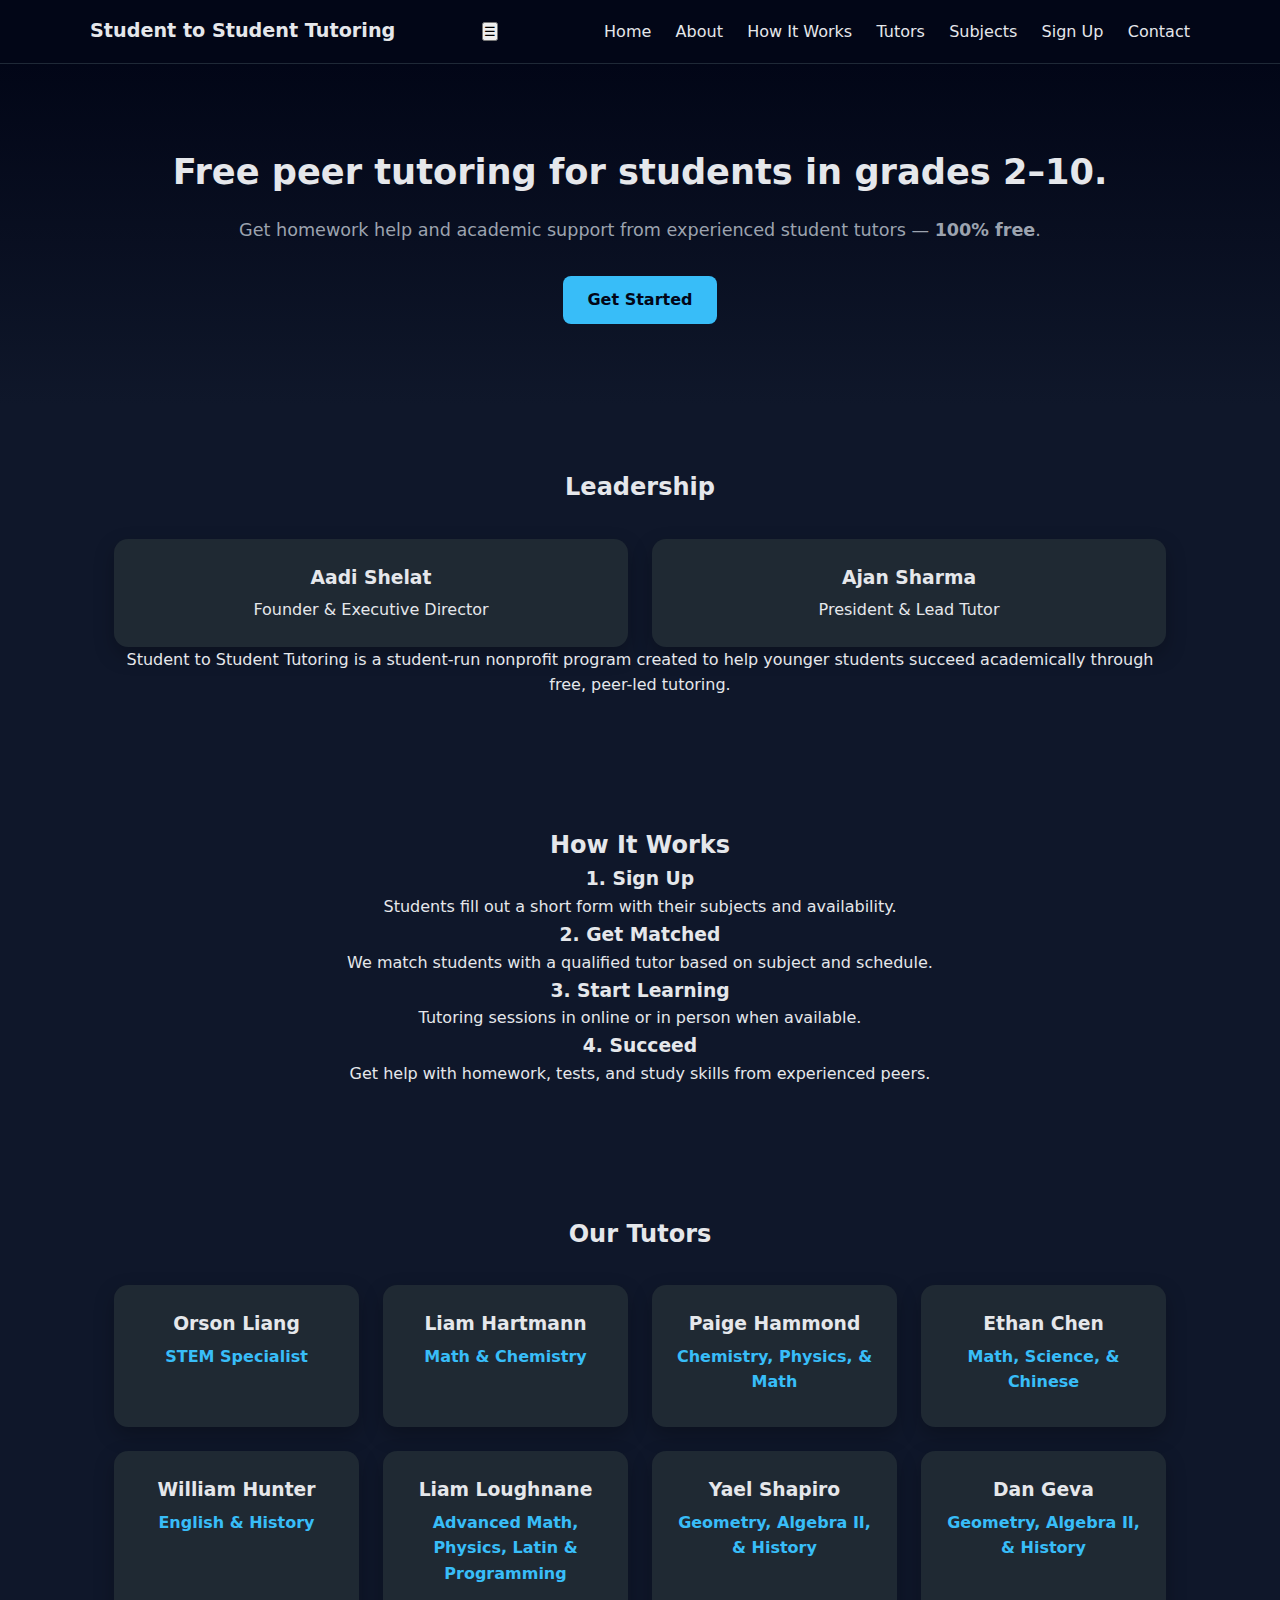
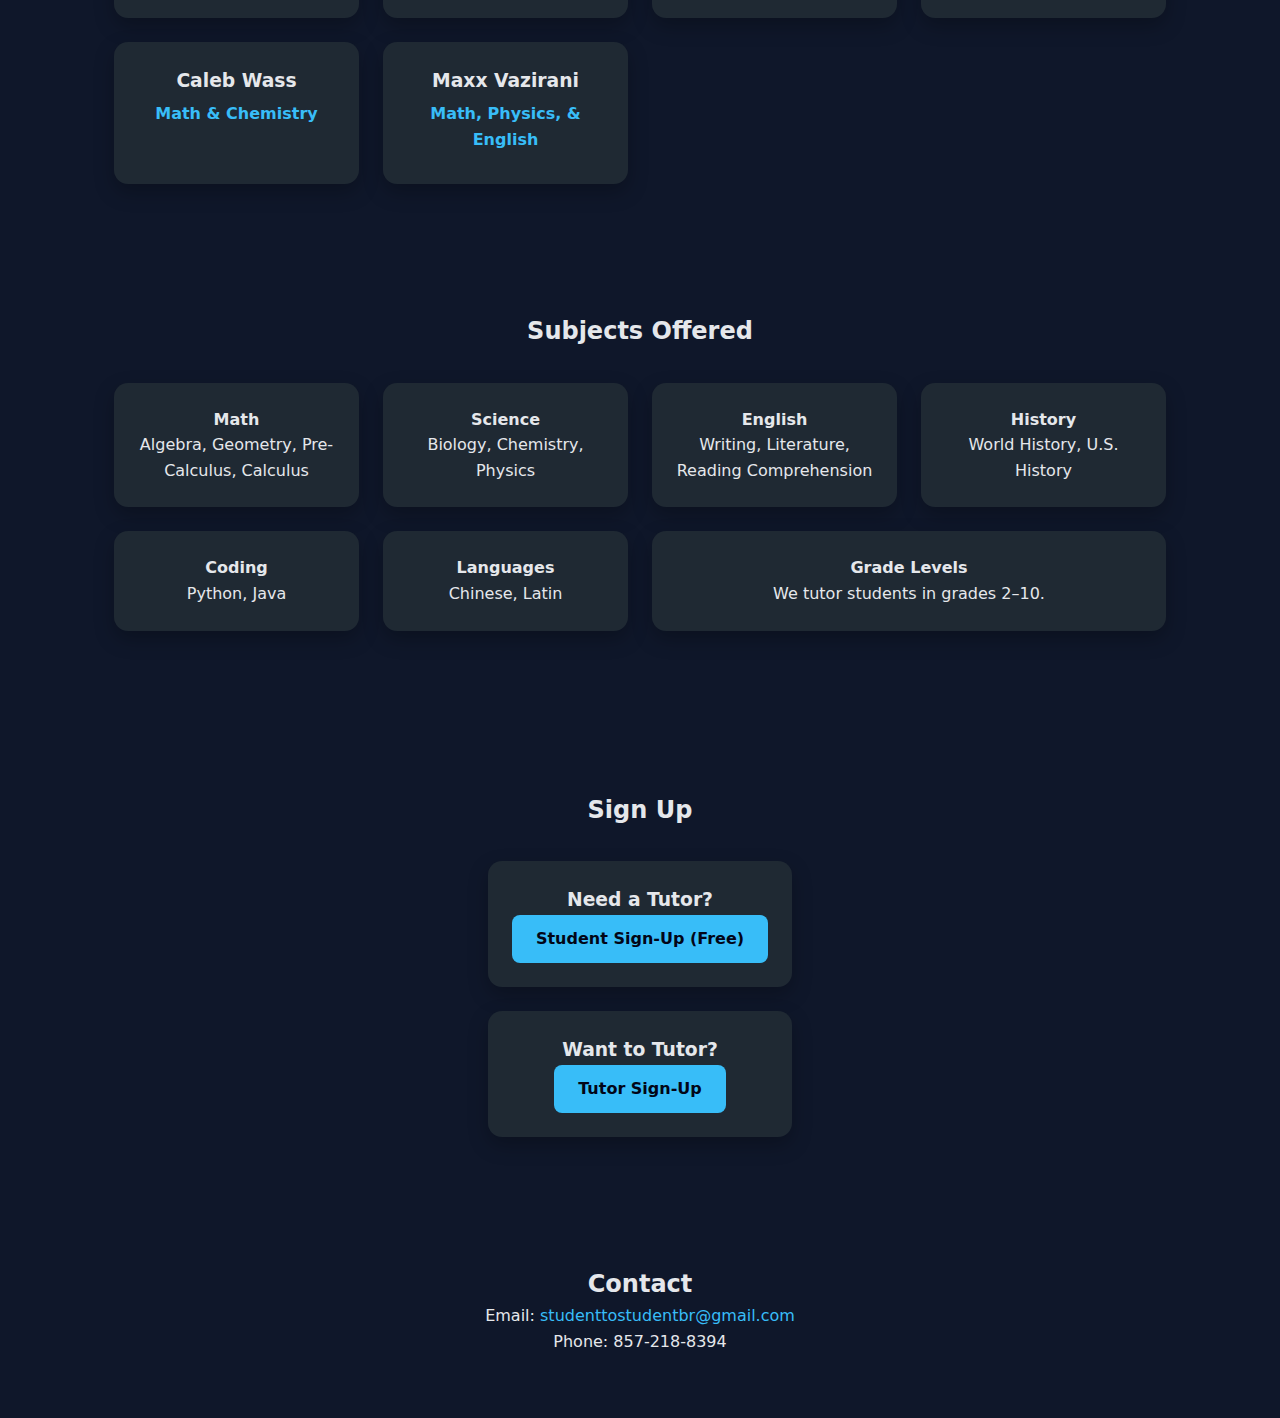
<file: index.html>
<!doctype html>
<html lang="en">
<head>
  <meta charset="utf-8" />
  <meta name="viewport" content="width=device-width, initial-scale=1" />
  <title>Student to Student Tutoring</title>
  <link rel="stylesheet" href="styles.css" />
  <script defer src="script.js"></script>
</head>

<body>
  <!-- HEADER -->
  <header class="site-header">
    <div class="container header-inner">
      <div class="logo">Student to Student Tutoring</div>
      <button class="nav-toggle" aria-label="Open navigation">☰</button>
      <nav class="nav">
        <a href="#home">Home</a>
        <a href="#about">About</a>
        <a href="#how-it-works">How It Works</a>
        <a href="#tutors">Tutors</a>
        <a href="#subjects">Subjects</a>
        <a href="#signup" class="signup-link">Sign Up</a>
        <a href="#contact">Contact</a>
      </nav>
    </div>
  </header>

  <main>
    <!-- HERO -->
    <section id="home" class="hero">
      <div class="container hero-inner">
        <h1>Free peer tutoring for students in grades 2–10.</h1>
        <p class="lead">
          Get homework help and academic support from experienced student tutors —
          <strong>100% free</strong>.
        </p>
        <a class="btn" href="#signup">Get Started</a>
      </div>
    </section>

    <!-- FOUNDERS -->
    <section id="about" class="section founders">
      <div class="container">
        <h2>Leadership</h2>

        <div class="founders-grid">
          <div class="founder-card">
            <h3>Aadi Shelat</h3>
            <p>Founder & Executive Director</p>
          </div>

          <div class="founder-card">
            <h3>Ajan Sharma</h3>
            <p>President & Lead Tutor</p>
          </div>
        </div>

        <p class="founder-intro">
          Student to Student Tutoring is a student-run nonprofit program created to
          help younger students succeed academically through free, peer-led tutoring.
        </p>
      </div>
    </section>

    <!-- HOW IT WORKS -->
    <section id="how-it-works" class="section how-it-works">
      <div class="container">
        <h2>How It Works</h2>

        <div class="how-it-works-grid">
          <div class="how-step">
            <h3>1. Sign Up</h3>
            <p>
              Students fill out a short form with their subjects and availability.
            </p>
          </div>

          <div class="how-step">
            <h3>2. Get Matched</h3>
            <p>
              We match students with a qualified tutor based on subject and schedule.
            </p>
          </div>

          <div class="how-step">
            <h3>3. Start Learning</h3>
            <p>
              Tutoring sessions in online or in person when available.
            </p>
          </div>

          <div class="how-step">
            <h3>4. Succeed</h3>
            <p>
              Get help with homework, tests, and study skills from experienced peers.
            </p>
          </div>
        </div>
      </div>
    </section>

    <!-- TUTORS -->
    <section id="tutors" class="section tutors">
      <div class="container">
        <h2>Our Tutors</h2>

        <div class="tutors-grid">
          <article class="tutor-card">
            <h3>Orson Liang</h3>
            <p class="role">STEM Specialist</p>
          </article>

          <article class="tutor-card">
            <h3>Liam Hartmann</h3>
            <p class="role">Math & Chemistry</p>
          </article>

          <article class="tutor-card">
            <h3>Paige Hammond</h3>
            <p class="role">Chemistry, Physics, & Math</p>
          </article>

          <article class="tutor-card">
            <h3>Ethan Chen</h3>
            <p class="role">Math, Science, & Chinese</p>
          </article>

          <article class="tutor-card">
            <h3>William Hunter</h3>
            <p class="role">English & History</p>
          </article>

          <article class="tutor-card">
            <h3>Liam Loughnane</h3>
            <p class="role">Advanced Math, Physics, Latin & Programming</p>
          </article>

          <article class="tutor-card">
            <h3>Yael Shapiro</h3>
            <p class="role">Geometry, Algebra II, & History</p>
          </article>

          <article class="tutor-card">
            <h3>Dan Geva</h3>
            <p class="role">Geometry, Algebra II, & History</p>
          </article>

          <article class="tutor-card">
            <h3>Caleb Wass</h3>
            <p class="role">Math & Chemistry</p>
          </article>

          <article class="tutor-card">
            <h3>Maxx Vazirani</h3>
            <p class="role">Math, Physics, & English</p>
          </article>
        </div>
      </div>
    </section>

    <!-- SUBJECTS -->
    <section id="subjects" class="section subjects">
      <div class="container">
        <h2>Subjects Offered</h2>

        <div class="subjects-grid">
          <div class="subject-card">
            <h4>Math</h4>
            <p>Algebra, Geometry, Pre-Calculus, Calculus</p>
          </div>

          <div class="subject-card">
            <h4>Science</h4>
            <p>Biology, Chemistry, Physics</p>
          </div>

          <div class="subject-card">
            <h4>English</h4>
            <p>Writing, Literature, Reading Comprehension</p>
          </div>

          <div class="subject-card">
            <h4>History</h4>
            <p>World History, U.S. History</p>
          </div>

          <div class="subject-card">
            <h4>Coding</h4>
            <p>Python, Java</p>
          </div>

          <div class="subject-card">
            <h4>Languages</h4>
            <p>Chinese, Latin</p>
          </div>

          <div class="subject-card wide">
            <h4>Grade Levels</h4>
            <p>We tutor students in grades 2–10.</p>
          </div>
        </div>
      </div>
    </section>

    <!-- SIGN UP -->
    <section id="signup" class="section signup-links">
      <div class="container">
        <h2>Sign Up</h2>

        <div class="signup-links">
          <div class="signup-card">
            <h3>Need a Tutor?</h3>
            <a class="btn" href="https://docs.google.com/forms/d/e/1FAIpQLSfIbGK-cFpmL8tbk7_HzeT0z-sRKs0uzM3I8wgg_nxPsewC2Q/viewform">
              Student Sign-Up (Free)
            </a>
          </div>

          <div class="signup-card">
            <h3>Want to Tutor?</h3>
            <a class="btn" href="https://docs.google.com/forms/d/e/1FAIpQLSfYc05n-NvpuJ9tSuyjHm67mhTQ3Ak8rltndpJlCDH_mUAN1Q/viewform">
              Tutor Sign-Up
            </a>
          </div>
        </div>
      </div>
    </section>

    <!-- CONTACT -->
    <section id="contact" class="section contact">
      <div class="container">
        <h2>Contact</h2>
        <p>Email: <a href="mailto:studenttostudentbr@gmail.com">studenttostudentbr@gmail.com</a></p>
        <p>Phone: 857-218-8394</p>
      </div>
    </section>
  </main>
</body>
</html>
</file>
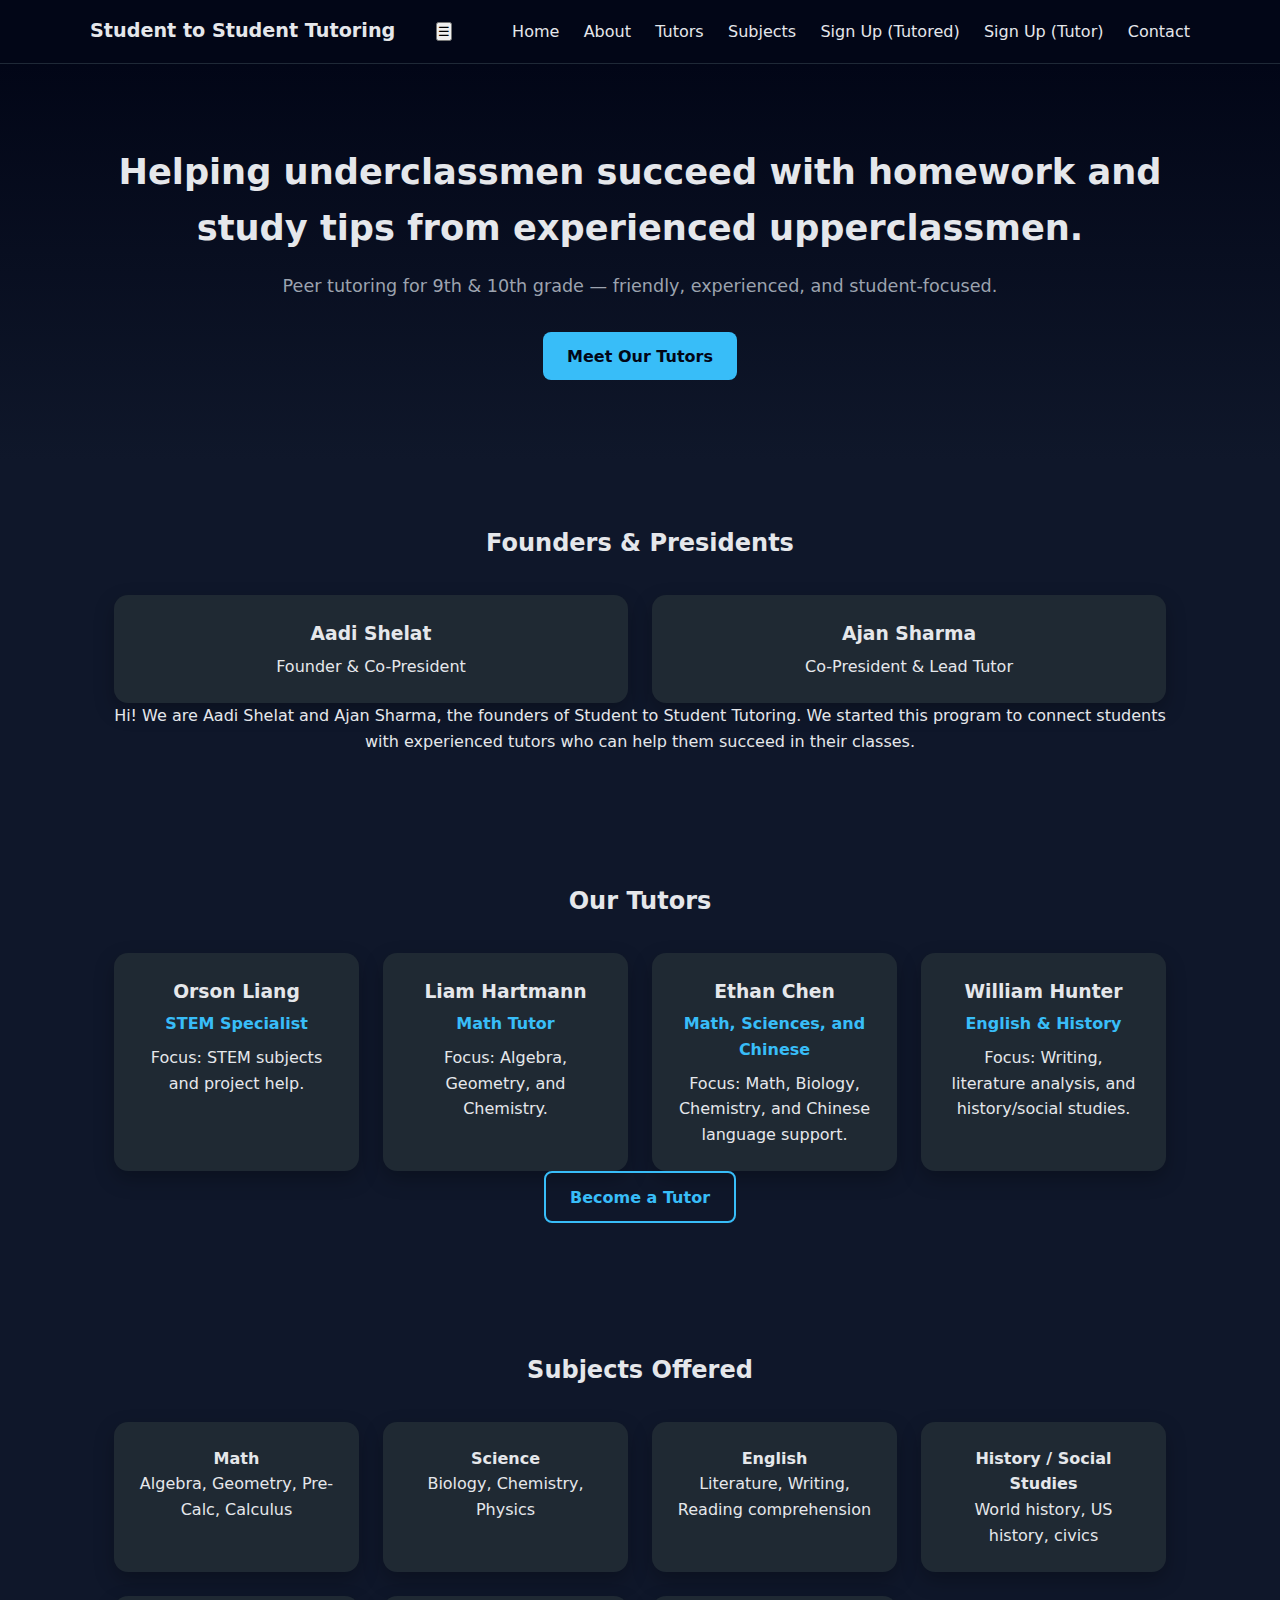
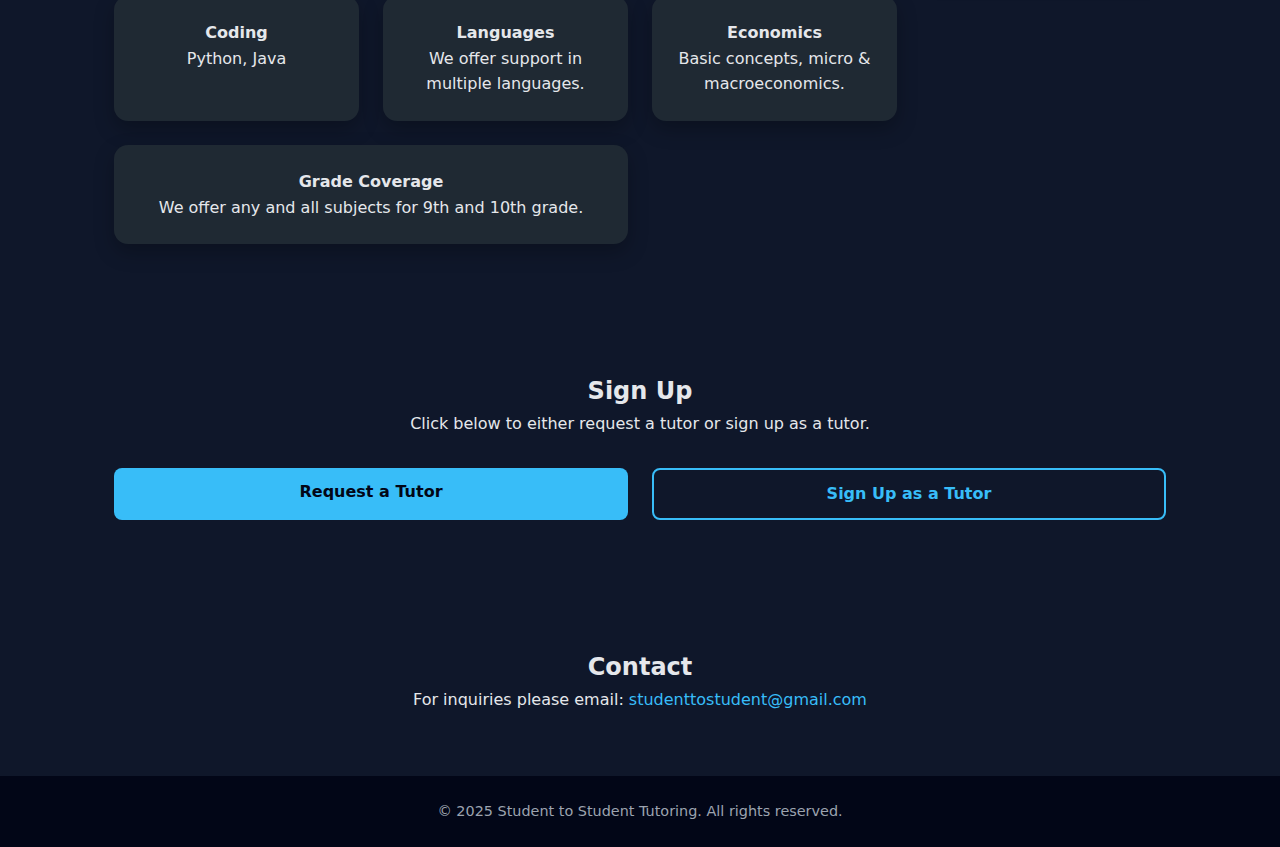
<file: signup.html>
<!doctype html>
<html lang="en">
<head>
  <meta charset="utf-8" />
  <meta name="viewport" content="width=device-width, initial-scale=1" />
  <title>Student to Student Tutoring</title>
  <link rel="stylesheet" href="styles.css" />
  <script defer src="script.js"></script>
</head>
<body>
  <header class="site-header">
    <div class="container header-inner">
      <div class="logo">Student to Student Tutoring</div>
      <button class="nav-toggle" aria-label="Open navigation">☰</button>
      <nav class="nav">
        <a href="#home">Home</a>
        <a href="#about">About</a>
        <a href="#tutors">Tutors</a>
        <a href="#subjects">Subjects</a>
        <a href="https://docs.google.com/forms/d/e/1FAIpQLSfIbGK-cFpmL8tbk7_HzeT0z-sRKs0uzM3I8wgg_nxPsewC2Q/viewform?usp=header" target="_blank" class="signup-link">Sign Up (Tutored)</a>
        <a href="https://docs.google.com/forms/d/e/1FAIpQLSfYc05n-NvpuJ9tSuyjHm67mhTQ3Ak8rltndpJlCDH_mUAN1Q/viewform?usp=publish-editor" target="_blank" class="signup-link">Sign Up (Tutor)</a>
        <a href="#contact">Contact</a>
      </nav>
    </div>
  </header>

  <main>
    <!-- HERO -->
    <section id="home" class="hero">
      <div class="container hero-inner">
        <h1>Helping underclassmen succeed with homework and study tips from experienced upperclassmen.</h1>
        <p class="lead">Peer tutoring for 9th & 10th grade — friendly, experienced, and student-focused.</p>
        <a class="btn" href="#tutors">Meet Our Tutors</a>
      </div>
    </section>

    <!-- FOUNDERS -->
    <section id="about" class="section founders">
      <div class="container">
        <h2>Founders & Presidents</h2>
        <div class="founders-grid">
          <div class="founder-card">
            <!-- add image later: <img src="images/aadi.jpg" alt="Aadi Shelat"> -->
            <h3>Aadi Shelat</h3>
            <p>Founder & Co-President</p>
          </div>
          <div class="founder-card">
            <!-- add image later: <img src="images/ajan.jpg" alt="Ajan Sharma"> -->
            <h3>Ajan Sharma</h3>
            <p>Co-President & Lead Tutor</p>
          </div>
        </div>
        <p class="founder-intro">Hi! We are Aadi Shelat and Ajan Sharma, the founders of Student to Student Tutoring. We started this program to connect students with experienced tutors who can help them succeed in their classes.</p>
      </div>
    </section>

    <!-- TUTORS -->
    <section id="tutors" class="section tutors">
      <div class="container">
        <h2>Our Tutors</h2>
        <div class="tutors-grid">
          <article class="tutor-card">
            <!-- add later: <img src="images/orson.jpg" alt="Orson Liang"> -->
            <h3>Orson Liang</h3>
            <p class="role">STEM Specialist</p>
            <p>Focus: STEM subjects and project help.</p>
          </article>

          <article class="tutor-card">
            <h3>Liam Hartmann</h3>
            <p class="role">Math Tutor</p>
            <p>Focus: Algebra, Geometry, and Chemistry.</p>
          </article>

          <article class="tutor-card">
            <h3>Ethan Chen</h3>
            <p class="role">Math, Sciences, and Chinese</p>
            <p>Focus: Math, Biology, Chemistry, and Chinese language support.</p>
          </article>

          <article class="tutor-card">
            <h3>William Hunter</h3>
            <p class="role">English & History</p>
            <p>Focus: Writing, literature analysis, and history/social studies.</p>
          </article>
        </div>

        <div class="tutors-cta">
          <a class="btn outline" href="https://docs.google.com/forms/d/e/1FAIpQLSfYc05n-NvpuJ9tSuyjHm67mhTQ3Ak8rltndpJlCDH_mUAN1Q/viewform?usp=publish-editor" target="_blank">Become a Tutor</a>
        </div>
      </div>
    </section>

    <!-- SUBJECTS -->
    <section id="subjects" class="section subjects">
      <div class="container">
        <h2>Subjects Offered</h2>

        <div class="subjects-grid">
          <div class="subject-card">
            <h4>Math</h4>
            <p>Algebra, Geometry, Pre-Calc, Calculus</p>
          </div>
          <div class="subject-card">
            <h4>Science</h4>
            <p>Biology, Chemistry, Physics</p>
          </div>
          <div class="subject-card">
            <h4>English</h4>
            <p>Literature, Writing, Reading comprehension</p>
          </div>
          <div class="subject-card">
            <h4>History / Social Studies</h4>
            <p>World history, US history, civics</p>
          </div>
          <div class="subject-card">
            <h4>Coding</h4>
            <p>Python, Java</p>
          </div>
          <div class="subject-card">
            <h4>Languages</h4>
            <p>We offer support in multiple languages.</p>
          </div>
          <div class="subject-card">
            <h4>Economics</h4>
            <p>Basic concepts, micro & macroeconomics.</p>
          </div>
          <div class="subject-card wide">
            <h4>Grade Coverage</h4>
            <p>We offer any and all subjects for 9th and 10th grade.</p>
          </div>
        </div>
      </div>
    </section>

    <!-- SIGNUP SECTION -->
    <section id="signup" class="section signup">
      <div class="container">
        <h2>Sign Up</h2>
        <p>Click below to either request a tutor or sign up as a tutor.</p>
        <div class="signup-links">
          <a class="btn" href="https://docs.google.com/forms/d/e/1FAIpQLSfIbGK-cFpmL8tbk7_HzeT0z-sRKs0uzM3I8wgg_nxPsewC2Q/viewform?usp=header" target="_blank">Request a Tutor</a>
          <a class="btn outline" href="https://docs.google.com/forms/d/e/1FAIpQLSfYc05n-NvpuJ9tSuyjHm67mhTQ3Ak8rltndpJlCDH_mUAN1Q/viewform?usp=publish-editor" target="_blank">Sign Up as a Tutor</a>
        </div>
      </div>
    </section>

    <!-- CONTACT / FOOTER INFO -->
    <section id="contact" class="section contact">
      <div class="container">
        <h2>Contact</h2>
        <p>For inquiries please email: <a href="mailto:studenttostudent@gmail.com">studenttostudent@gmail.com</a></p>
      </div>
    </section>
  </main>

  <footer class="site-footer">
    <div class="container">
      <p>© 2025 Student to Student Tutoring. All rights reserved.</p>
    </div>
  </footer>
</body>
</html>
</file>
<file: styles.css>
:root {
  --bg-main: #0f172a;        /* dark navy */
  --bg-section: #111827;     /* dark gray */
  --card-bg: #1f2933;
  --text-main: #e5e7eb;
  --text-muted: #9ca3af;
  --accent: #38bdf8;         /* light blue */
  --accent-soft: #0ea5e9;
}

* {
  box-sizing: border-box;
  margin: 0;
  padding: 0;
}

body {
  font-family: 'Inter', system-ui, sans-serif;
  background: var(--bg-main);
  color: var(--text-main);
  line-height: 1.6;
}

/* Layout */
.container {
  max-width: 1100px;
  margin: 0 auto;
  padding: 0 1.5rem;
  text-align: center;
}

.section {
  padding: 4rem 0;
}

.section.alt {
  background: var(--bg-section);
}

/* Header */
.site-header {
  background: #020617;
  border-bottom: 1px solid #1f2937;
}

.header-inner {
  display: flex;
  justify-content: space-between;
  align-items: center;
  padding: 1rem 0;
}

.logo {
  font-weight: 700;
  font-size: 1.2rem;
}

.nav a {
  color: var(--text-main);
  margin-left: 1.2rem;
  text-decoration: none;
  font-weight: 500;
}

.nav a:hover {
  color: var(--accent);
}

/* Hero */
.hero {
  padding: 5rem 0;
  background: linear-gradient(180deg, #020617, #0f172a);
}

.hero h1 {
  font-size: 2.2rem;
  margin-bottom: 1rem;
}

.hero .lead {
  font-size: 1.1rem;
  color: var(--text-muted);
  margin-bottom: 2rem;
}

/* Buttons */
.btn {
  display: inline-block;
  background: var(--accent);
  color: #020617;
  padding: 0.7rem 1.5rem;
  border-radius: 8px;
  text-decoration: none;
  font-weight: 600;
}

.btn:hover {
  background: var(--accent-soft);
}

.btn.outline {
  background: transparent;
  border: 2px solid var(--accent);
  color: var(--accent);
}

/* Cards */
.founders-grid,
.tutors-grid,
.subjects-grid,
.signup-links {
  display: grid;
  grid-template-columns: repeat(auto-fit, minmax(240px, 1fr));
  gap: 1.5rem;
  margin-top: 2rem;
}

.founder-card,
.tutor-card,
.subject-card,
.signup-card {
  background: var(--card-bg);
  padding: 1.5rem;
  border-radius: 14px;
  box-shadow: 0 8px 20px rgba(0,0,0,0.25);
}

.tutor-card h3,
.founder-card h3 {
  margin-bottom: 0.3rem;
}

.role {
  color: var(--accent);
  font-weight: 600;
  margin-bottom: 0.5rem;
}

.subject-card.wide {
  grid-column: span 2;
}

/* Contact & Footer */
.contact a {
  color: var(--accent);
  text-decoration: none;
}

.site-footer {
  background: #020617;
  padding: 1.5rem 0;
  color: var(--text-muted);
  font-size: 0.9rem;
}
</file>
